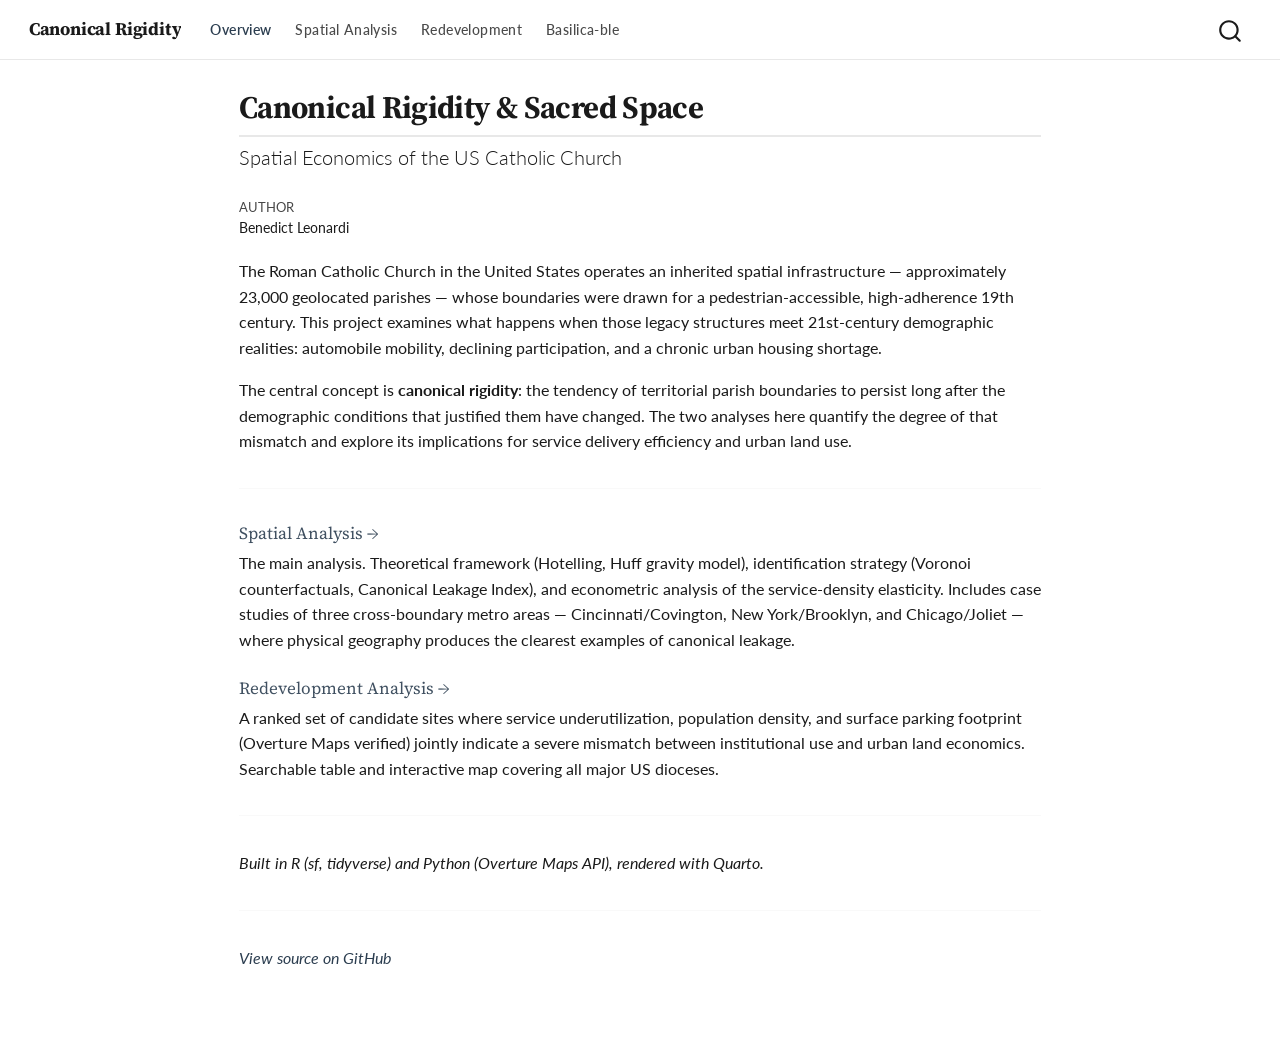
<file: docs/index.html>
<!DOCTYPE html>
<html xmlns="http://www.w3.org/1999/xhtml" lang="en" xml:lang="en"><head>

<meta charset="utf-8">
<meta name="generator" content="quarto-1.8.27">

<meta name="viewport" content="width=device-width, initial-scale=1.0, user-scalable=yes">

<meta name="author" content="Benedict Leonardi">

<title>Canonical Rigidity &amp; Sacred Space – Canonical Rigidity</title>
<style>
code{white-space: pre-wrap;}
span.smallcaps{font-variant: small-caps;}
div.columns{display: flex; gap: min(4vw, 1.5em);}
div.column{flex: auto; overflow-x: auto;}
div.hanging-indent{margin-left: 1.5em; text-indent: -1.5em;}
ul.task-list{list-style: none;}
ul.task-list li input[type="checkbox"] {
  width: 0.8em;
  margin: 0 0.8em 0.2em -1em; /* quarto-specific, see https://github.com/quarto-dev/quarto-cli/issues/4556 */ 
  vertical-align: middle;
}
</style>


<script src="site_libs/quarto-nav/quarto-nav.js"></script>
<script src="site_libs/quarto-nav/headroom.min.js"></script>
<script src="site_libs/clipboard/clipboard.min.js"></script>
<script src="site_libs/quarto-search/autocomplete.umd.js"></script>
<script src="site_libs/quarto-search/fuse.min.js"></script>
<script src="site_libs/quarto-search/quarto-search.js"></script>
<meta name="quarto:offset" content="./">
<script src="site_libs/quarto-html/quarto.js" type="module"></script>
<script src="site_libs/quarto-html/tabsets/tabsets.js" type="module"></script>
<script src="site_libs/quarto-html/axe/axe-check.js" type="module"></script>
<script src="site_libs/quarto-html/popper.min.js"></script>
<script src="site_libs/quarto-html/tippy.umd.min.js"></script>
<script src="site_libs/quarto-html/anchor.min.js"></script>
<link href="site_libs/quarto-html/tippy.css" rel="stylesheet">
<link href="site_libs/quarto-html/quarto-syntax-highlighting-8b4baf804e461d9b72633f0de59a0cac.css" rel="stylesheet" id="quarto-text-highlighting-styles">
<script src="site_libs/bootstrap/bootstrap.min.js"></script>
<link href="site_libs/bootstrap/bootstrap-icons.css" rel="stylesheet">
<link href="site_libs/bootstrap/bootstrap-f2f602f58a1feb3413044be4aec0a068.min.css" rel="stylesheet" append-hash="true" id="quarto-bootstrap" data-mode="light">
<script id="quarto-search-options" type="application/json">{
  "location": "navbar",
  "copy-button": false,
  "collapse-after": 3,
  "panel-placement": "end",
  "type": "overlay",
  "limit": 50,
  "keyboard-shortcut": [
    "f",
    "/",
    "s"
  ],
  "show-item-context": false,
  "language": {
    "search-no-results-text": "No results",
    "search-matching-documents-text": "matching documents",
    "search-copy-link-title": "Copy link to search",
    "search-hide-matches-text": "Hide additional matches",
    "search-more-match-text": "more match in this document",
    "search-more-matches-text": "more matches in this document",
    "search-clear-button-title": "Clear",
    "search-text-placeholder": "",
    "search-detached-cancel-button-title": "Cancel",
    "search-submit-button-title": "Submit",
    "search-label": "Search"
  }
}</script>


</head>

<body class="nav-fixed fullcontent quarto-light">

<div id="quarto-search-results"></div>
  <header id="quarto-header" class="headroom fixed-top">
    <nav class="navbar navbar-expand-lg " data-bs-theme="dark">
      <div class="navbar-container container-fluid">
      <div class="navbar-brand-container mx-auto">
    <a class="navbar-brand" href="./index.html">
    <span class="navbar-title">Canonical Rigidity</span>
    </a>
  </div>
            <div id="quarto-search" class="" title="Search"></div>
          <button class="navbar-toggler" type="button" data-bs-toggle="collapse" data-bs-target="#navbarCollapse" aria-controls="navbarCollapse" role="menu" aria-expanded="false" aria-label="Toggle navigation" onclick="if (window.quartoToggleHeadroom) { window.quartoToggleHeadroom(); }">
  <span class="navbar-toggler-icon"></span>
</button>
          <div class="collapse navbar-collapse" id="navbarCollapse">
            <ul class="navbar-nav navbar-nav-scroll me-auto">
  <li class="nav-item">
    <a class="nav-link active" href="./index.html" aria-current="page"> 
<span class="menu-text">Overview</span></a>
  </li>  
  <li class="nav-item">
    <a class="nav-link" href="./Canonical_Rigidity_Research_Paper.html"> 
<span class="menu-text">Spatial Analysis</span></a>
  </li>  
  <li class="nav-item">
    <a class="nav-link" href="./Closure_Conversion_Recommendations.html"> 
<span class="menu-text">Redevelopment</span></a>
  </li>  
  <li class="nav-item">
    <a class="nav-link" href="./Basilica_Trajectory_Model.html"> 
<span class="menu-text">Basilica-ble</span></a>
  </li>  
</ul>
          </div> <!-- /navcollapse -->
            <div class="quarto-navbar-tools">
</div>
      </div> <!-- /container-fluid -->
    </nav>
</header>
<!-- content -->
<div id="quarto-content" class="quarto-container page-columns page-rows-contents page-layout-article page-navbar">
<!-- sidebar -->
<!-- margin-sidebar -->
    
<!-- main -->
<main class="content" id="quarto-document-content">

<header id="title-block-header" class="quarto-title-block default">
<div class="quarto-title">
<h1 class="title">Canonical Rigidity &amp; Sacred Space</h1>
<p class="subtitle lead">Spatial Economics of the US Catholic Church</p>
</div>



<div class="quarto-title-meta">

    <div>
    <div class="quarto-title-meta-heading">Author</div>
    <div class="quarto-title-meta-contents">
             <p>Benedict Leonardi </p>
          </div>
  </div>
    
  
    
  </div>
  


</header>


<p>The Roman Catholic Church in the United States operates an inherited spatial infrastructure — approximately 23,000 geolocated parishes — whose boundaries were drawn for a pedestrian-accessible, high-adherence 19th century. This project examines what happens when those legacy structures meet 21st-century demographic realities: automobile mobility, declining participation, and a chronic urban housing shortage.</p>
<p>The central concept is <strong>canonical rigidity</strong>: the tendency of territorial parish boundaries to persist long after the demographic conditions that justified them have changed. The two analyses here quantify the degree of that mismatch and explore its implications for service delivery efficiency and urban land use.</p>
<hr>
<section id="spatial-analysis" class="level3">
<h3 class="anchored" data-anchor-id="spatial-analysis"><a href="Canonical_Rigidity_Research_Paper.html">Spatial Analysis →</a></h3>
<p>The main analysis. Theoretical framework (Hotelling, Huff gravity model), identification strategy (Voronoi counterfactuals, Canonical Leakage Index), and econometric analysis of the service-density elasticity. Includes case studies of three cross-boundary metro areas — Cincinnati/Covington, New York/Brooklyn, and Chicago/Joliet — where physical geography produces the clearest examples of canonical leakage.</p>
</section>
<section id="redevelopment-analysis" class="level3">
<h3 class="anchored" data-anchor-id="redevelopment-analysis"><a href="Closure_Conversion_Recommendations.html">Redevelopment Analysis →</a></h3>
<p>A ranked set of candidate sites where service underutilization, population density, and surface parking footprint (Overture Maps verified) jointly indicate a severe mismatch between institutional use and urban land economics. Searchable table and interactive map covering all major US dioceses.</p>
<hr>
<p><em>Built in R (sf, tidyverse) and Python (Overture Maps API), rendered with Quarto.</em></p>
<hr>
<p><em><a href="https://github.com/bleonardi/US_Catholic_Churches" target="_blank">View source on GitHub</a></em></p>


</section>

</main> <!-- /main -->
<script id="quarto-html-after-body" type="application/javascript">
  window.document.addEventListener("DOMContentLoaded", function (event) {
    const icon = "";
    const anchorJS = new window.AnchorJS();
    anchorJS.options = {
      placement: 'right',
      icon: icon
    };
    anchorJS.add('.anchored');
    const isCodeAnnotation = (el) => {
      for (const clz of el.classList) {
        if (clz.startsWith('code-annotation-')) {                     
          return true;
        }
      }
      return false;
    }
    const onCopySuccess = function(e) {
      // button target
      const button = e.trigger;
      // don't keep focus
      button.blur();
      // flash "checked"
      button.classList.add('code-copy-button-checked');
      var currentTitle = button.getAttribute("title");
      button.setAttribute("title", "Copied!");
      let tooltip;
      if (window.bootstrap) {
        button.setAttribute("data-bs-toggle", "tooltip");
        button.setAttribute("data-bs-placement", "left");
        button.setAttribute("data-bs-title", "Copied!");
        tooltip = new bootstrap.Tooltip(button, 
          { trigger: "manual", 
            customClass: "code-copy-button-tooltip",
            offset: [0, -8]});
        tooltip.show();    
      }
      setTimeout(function() {
        if (tooltip) {
          tooltip.hide();
          button.removeAttribute("data-bs-title");
          button.removeAttribute("data-bs-toggle");
          button.removeAttribute("data-bs-placement");
        }
        button.setAttribute("title", currentTitle);
        button.classList.remove('code-copy-button-checked');
      }, 1000);
      // clear code selection
      e.clearSelection();
    }
    const getTextToCopy = function(trigger) {
      const outerScaffold = trigger.parentElement.cloneNode(true);
      const codeEl = outerScaffold.querySelector('code');
      for (const childEl of codeEl.children) {
        if (isCodeAnnotation(childEl)) {
          childEl.remove();
        }
      }
      return codeEl.innerText;
    }
    const clipboard = new window.ClipboardJS('.code-copy-button:not([data-in-quarto-modal])', {
      text: getTextToCopy
    });
    clipboard.on('success', onCopySuccess);
    if (window.document.getElementById('quarto-embedded-source-code-modal')) {
      const clipboardModal = new window.ClipboardJS('.code-copy-button[data-in-quarto-modal]', {
        text: getTextToCopy,
        container: window.document.getElementById('quarto-embedded-source-code-modal')
      });
      clipboardModal.on('success', onCopySuccess);
    }
      var localhostRegex = new RegExp(/^(?:http|https):\/\/localhost\:?[0-9]*\//);
      var mailtoRegex = new RegExp(/^mailto:/);
        var filterRegex = new RegExp('/' + window.location.host + '/');
      var isInternal = (href) => {
          return filterRegex.test(href) || localhostRegex.test(href) || mailtoRegex.test(href);
      }
      // Inspect non-navigation links and adorn them if external
     var links = window.document.querySelectorAll('a[href]:not(.nav-link):not(.navbar-brand):not(.toc-action):not(.sidebar-link):not(.sidebar-item-toggle):not(.pagination-link):not(.no-external):not([aria-hidden]):not(.dropdown-item):not(.quarto-navigation-tool):not(.about-link)');
      for (var i=0; i<links.length; i++) {
        const link = links[i];
        if (!isInternal(link.href)) {
          // undo the damage that might have been done by quarto-nav.js in the case of
          // links that we want to consider external
          if (link.dataset.originalHref !== undefined) {
            link.href = link.dataset.originalHref;
          }
        }
      }
    function tippyHover(el, contentFn, onTriggerFn, onUntriggerFn) {
      const config = {
        allowHTML: true,
        maxWidth: 500,
        delay: 100,
        arrow: false,
        appendTo: function(el) {
            return el.parentElement;
        },
        interactive: true,
        interactiveBorder: 10,
        theme: 'quarto',
        placement: 'bottom-start',
      };
      if (contentFn) {
        config.content = contentFn;
      }
      if (onTriggerFn) {
        config.onTrigger = onTriggerFn;
      }
      if (onUntriggerFn) {
        config.onUntrigger = onUntriggerFn;
      }
      window.tippy(el, config); 
    }
    const noterefs = window.document.querySelectorAll('a[role="doc-noteref"]');
    for (var i=0; i<noterefs.length; i++) {
      const ref = noterefs[i];
      tippyHover(ref, function() {
        // use id or data attribute instead here
        let href = ref.getAttribute('data-footnote-href') || ref.getAttribute('href');
        try { href = new URL(href).hash; } catch {}
        const id = href.replace(/^#\/?/, "");
        const note = window.document.getElementById(id);
        if (note) {
          return note.innerHTML;
        } else {
          return "";
        }
      });
    }
    const xrefs = window.document.querySelectorAll('a.quarto-xref');
    const processXRef = (id, note) => {
      // Strip column container classes
      const stripColumnClz = (el) => {
        el.classList.remove("page-full", "page-columns");
        if (el.children) {
          for (const child of el.children) {
            stripColumnClz(child);
          }
        }
      }
      stripColumnClz(note)
      if (id === null || id.startsWith('sec-')) {
        // Special case sections, only their first couple elements
        const container = document.createElement("div");
        if (note.children && note.children.length > 2) {
          container.appendChild(note.children[0].cloneNode(true));
          for (let i = 1; i < note.children.length; i++) {
            const child = note.children[i];
            if (child.tagName === "P" && child.innerText === "") {
              continue;
            } else {
              container.appendChild(child.cloneNode(true));
              break;
            }
          }
          if (window.Quarto?.typesetMath) {
            window.Quarto.typesetMath(container);
          }
          return container.innerHTML
        } else {
          if (window.Quarto?.typesetMath) {
            window.Quarto.typesetMath(note);
          }
          return note.innerHTML;
        }
      } else {
        // Remove any anchor links if they are present
        const anchorLink = note.querySelector('a.anchorjs-link');
        if (anchorLink) {
          anchorLink.remove();
        }
        if (window.Quarto?.typesetMath) {
          window.Quarto.typesetMath(note);
        }
        if (note.classList.contains("callout")) {
          return note.outerHTML;
        } else {
          return note.innerHTML;
        }
      }
    }
    for (var i=0; i<xrefs.length; i++) {
      const xref = xrefs[i];
      tippyHover(xref, undefined, function(instance) {
        instance.disable();
        let url = xref.getAttribute('href');
        let hash = undefined; 
        if (url.startsWith('#')) {
          hash = url;
        } else {
          try { hash = new URL(url).hash; } catch {}
        }
        if (hash) {
          const id = hash.replace(/^#\/?/, "");
          const note = window.document.getElementById(id);
          if (note !== null) {
            try {
              const html = processXRef(id, note.cloneNode(true));
              instance.setContent(html);
            } finally {
              instance.enable();
              instance.show();
            }
          } else {
            // See if we can fetch this
            fetch(url.split('#')[0])
            .then(res => res.text())
            .then(html => {
              const parser = new DOMParser();
              const htmlDoc = parser.parseFromString(html, "text/html");
              const note = htmlDoc.getElementById(id);
              if (note !== null) {
                const html = processXRef(id, note);
                instance.setContent(html);
              } 
            }).finally(() => {
              instance.enable();
              instance.show();
            });
          }
        } else {
          // See if we can fetch a full url (with no hash to target)
          // This is a special case and we should probably do some content thinning / targeting
          fetch(url)
          .then(res => res.text())
          .then(html => {
            const parser = new DOMParser();
            const htmlDoc = parser.parseFromString(html, "text/html");
            const note = htmlDoc.querySelector('main.content');
            if (note !== null) {
              // This should only happen for chapter cross references
              // (since there is no id in the URL)
              // remove the first header
              if (note.children.length > 0 && note.children[0].tagName === "HEADER") {
                note.children[0].remove();
              }
              const html = processXRef(null, note);
              instance.setContent(html);
            } 
          }).finally(() => {
            instance.enable();
            instance.show();
          });
        }
      }, function(instance) {
      });
    }
        let selectedAnnoteEl;
        const selectorForAnnotation = ( cell, annotation) => {
          let cellAttr = 'data-code-cell="' + cell + '"';
          let lineAttr = 'data-code-annotation="' +  annotation + '"';
          const selector = 'span[' + cellAttr + '][' + lineAttr + ']';
          return selector;
        }
        const selectCodeLines = (annoteEl) => {
          const doc = window.document;
          const targetCell = annoteEl.getAttribute("data-target-cell");
          const targetAnnotation = annoteEl.getAttribute("data-target-annotation");
          const annoteSpan = window.document.querySelector(selectorForAnnotation(targetCell, targetAnnotation));
          const lines = annoteSpan.getAttribute("data-code-lines").split(",");
          const lineIds = lines.map((line) => {
            return targetCell + "-" + line;
          })
          let top = null;
          let height = null;
          let parent = null;
          if (lineIds.length > 0) {
              //compute the position of the single el (top and bottom and make a div)
              const el = window.document.getElementById(lineIds[0]);
              top = el.offsetTop;
              height = el.offsetHeight;
              parent = el.parentElement.parentElement;
            if (lineIds.length > 1) {
              const lastEl = window.document.getElementById(lineIds[lineIds.length - 1]);
              const bottom = lastEl.offsetTop + lastEl.offsetHeight;
              height = bottom - top;
            }
            if (top !== null && height !== null && parent !== null) {
              // cook up a div (if necessary) and position it 
              let div = window.document.getElementById("code-annotation-line-highlight");
              if (div === null) {
                div = window.document.createElement("div");
                div.setAttribute("id", "code-annotation-line-highlight");
                div.style.position = 'absolute';
                parent.appendChild(div);
              }
              div.style.top = top - 2 + "px";
              div.style.height = height + 4 + "px";
              div.style.left = 0;
              let gutterDiv = window.document.getElementById("code-annotation-line-highlight-gutter");
              if (gutterDiv === null) {
                gutterDiv = window.document.createElement("div");
                gutterDiv.setAttribute("id", "code-annotation-line-highlight-gutter");
                gutterDiv.style.position = 'absolute';
                const codeCell = window.document.getElementById(targetCell);
                const gutter = codeCell.querySelector('.code-annotation-gutter');
                gutter.appendChild(gutterDiv);
              }
              gutterDiv.style.top = top - 2 + "px";
              gutterDiv.style.height = height + 4 + "px";
            }
            selectedAnnoteEl = annoteEl;
          }
        };
        const unselectCodeLines = () => {
          const elementsIds = ["code-annotation-line-highlight", "code-annotation-line-highlight-gutter"];
          elementsIds.forEach((elId) => {
            const div = window.document.getElementById(elId);
            if (div) {
              div.remove();
            }
          });
          selectedAnnoteEl = undefined;
        };
          // Handle positioning of the toggle
      window.addEventListener(
        "resize",
        throttle(() => {
          elRect = undefined;
          if (selectedAnnoteEl) {
            selectCodeLines(selectedAnnoteEl);
          }
        }, 10)
      );
      function throttle(fn, ms) {
      let throttle = false;
      let timer;
        return (...args) => {
          if(!throttle) { // first call gets through
              fn.apply(this, args);
              throttle = true;
          } else { // all the others get throttled
              if(timer) clearTimeout(timer); // cancel #2
              timer = setTimeout(() => {
                fn.apply(this, args);
                timer = throttle = false;
              }, ms);
          }
        };
      }
        // Attach click handler to the DT
        const annoteDls = window.document.querySelectorAll('dt[data-target-cell]');
        for (const annoteDlNode of annoteDls) {
          annoteDlNode.addEventListener('click', (event) => {
            const clickedEl = event.target;
            if (clickedEl !== selectedAnnoteEl) {
              unselectCodeLines();
              const activeEl = window.document.querySelector('dt[data-target-cell].code-annotation-active');
              if (activeEl) {
                activeEl.classList.remove('code-annotation-active');
              }
              selectCodeLines(clickedEl);
              clickedEl.classList.add('code-annotation-active');
            } else {
              // Unselect the line
              unselectCodeLines();
              clickedEl.classList.remove('code-annotation-active');
            }
          });
        }
    const findCites = (el) => {
      const parentEl = el.parentElement;
      if (parentEl) {
        const cites = parentEl.dataset.cites;
        if (cites) {
          return {
            el,
            cites: cites.split(' ')
          };
        } else {
          return findCites(el.parentElement)
        }
      } else {
        return undefined;
      }
    };
    var bibliorefs = window.document.querySelectorAll('a[role="doc-biblioref"]');
    for (var i=0; i<bibliorefs.length; i++) {
      const ref = bibliorefs[i];
      const citeInfo = findCites(ref);
      if (citeInfo) {
        tippyHover(citeInfo.el, function() {
          var popup = window.document.createElement('div');
          citeInfo.cites.forEach(function(cite) {
            var citeDiv = window.document.createElement('div');
            citeDiv.classList.add('hanging-indent');
            citeDiv.classList.add('csl-entry');
            var biblioDiv = window.document.getElementById('ref-' + cite);
            if (biblioDiv) {
              citeDiv.innerHTML = biblioDiv.innerHTML;
            }
            popup.appendChild(citeDiv);
          });
          return popup.innerHTML;
        });
      }
    }
  });
  </script>
</div> <!-- /content -->




</body></html>
</file>
<file: docs/site_libs/quarto-html/tippy.css>
.tippy-box[data-animation=fade][data-state=hidden]{opacity:0}[data-tippy-root]{max-width:calc(100vw - 10px)}.tippy-box{position:relative;background-color:#333;color:#fff;border-radius:4px;font-size:14px;line-height:1.4;white-space:normal;outline:0;transition-property:transform,visibility,opacity}.tippy-box[data-placement^=top]>.tippy-arrow{bottom:0}.tippy-box[data-placement^=top]>.tippy-arrow:before{bottom:-7px;left:0;border-width:8px 8px 0;border-top-color:initial;transform-origin:center top}.tippy-box[data-placement^=bottom]>.tippy-arrow{top:0}.tippy-box[data-placement^=bottom]>.tippy-arrow:before{top:-7px;left:0;border-width:0 8px 8px;border-bottom-color:initial;transform-origin:center bottom}.tippy-box[data-placement^=left]>.tippy-arrow{right:0}.tippy-box[data-placement^=left]>.tippy-arrow:before{border-width:8px 0 8px 8px;border-left-color:initial;right:-7px;transform-origin:center left}.tippy-box[data-placement^=right]>.tippy-arrow{left:0}.tippy-box[data-placement^=right]>.tippy-arrow:before{left:-7px;border-width:8px 8px 8px 0;border-right-color:initial;transform-origin:center right}.tippy-box[data-inertia][data-state=visible]{transition-timing-function:cubic-bezier(.54,1.5,.38,1.11)}.tippy-arrow{width:16px;height:16px;color:#333}.tippy-arrow:before{content:"";position:absolute;border-color:transparent;border-style:solid}.tippy-content{position:relative;padding:5px 9px;z-index:1}
</file>
<file: docs/site_libs/quarto-html/quarto-syntax-highlighting-8b4baf804e461d9b72633f0de59a0cac.css>
/* quarto syntax highlight colors */
:root {
  --quarto-hl-al-color: #ff5555;
  --quarto-hl-an-color: #6a737d;
  --quarto-hl-at-color: #d73a49;
  --quarto-hl-bn-color: #005cc5;
  --quarto-hl-bu-color: #d73a49;
  --quarto-hl-ch-color: #032f62;
  --quarto-hl-co-color: #6a737d;
  --quarto-hl-cv-color: #6a737d;
  --quarto-hl-cn-color: #005cc5;
  --quarto-hl-cf-color: #d73a49;
  --quarto-hl-dt-color: #d73a49;
  --quarto-hl-dv-color: #005cc5;
  --quarto-hl-do-color: #6a737d;
  --quarto-hl-er-color: #ff5555;
  --quarto-hl-ex-color: #d73a49;
  --quarto-hl-fl-color: #005cc5;
  --quarto-hl-fu-color: #6f42c1;
  --quarto-hl-im-color: #032f62;
  --quarto-hl-in-color: #6a737d;
  --quarto-hl-kw-color: #d73a49;
  --quarto-hl-op-color: #24292e;
  --quarto-hl-pp-color: #d73a49;
  --quarto-hl-re-color: #6a737d;
  --quarto-hl-sc-color: #005cc5;
  --quarto-hl-ss-color: #032f62;
  --quarto-hl-st-color: #032f62;
  --quarto-hl-va-color: #e36209;
  --quarto-hl-vs-color: #032f62;
  --quarto-hl-wa-color: #ff5555;
}

/* other quarto variables */
:root {
  --quarto-font-monospace: SFMono-Regular, Menlo, Monaco, Consolas, "Liberation Mono", "Courier New", monospace;
}

/* syntax highlight based on Pandoc's rules */
pre > code.sourceCode > span {
  color: #24292e;
}

code.sourceCode > span {
  color: #24292e;
}

div.sourceCode,
div.sourceCode pre.sourceCode {
  color: #24292e;
}

/* Normal */
code span {
  color: #24292e;
}

/* Alert */
code span.al {
  font-weight: bold;
  color: #ff5555;
}

/* Annotation */
code span.an {
  color: #6a737d;
}

/* Attribute */
code span.at {
  color: #d73a49;
}

/* BaseN */
code span.bn {
  color: #005cc5;
}

/* BuiltIn */
code span.bu {
  color: #d73a49;
}

/* ControlFlow */
code span.cf {
  color: #d73a49;
}

/* Char */
code span.ch {
  color: #032f62;
}

/* Constant */
code span.cn {
  color: #005cc5;
}

/* Comment */
code span.co {
  color: #6a737d;
}

/* CommentVar */
code span.cv {
  color: #6a737d;
}

/* Documentation */
code span.do {
  color: #6a737d;
}

/* DataType */
code span.dt {
  color: #d73a49;
}

/* DecVal */
code span.dv {
  color: #005cc5;
}

/* Error */
code span.er {
  color: #ff5555;
  text-decoration: underline;
}

/* Extension */
code span.ex {
  font-weight: bold;
  color: #d73a49;
}

/* Float */
code span.fl {
  color: #005cc5;
}

/* Function */
code span.fu {
  color: #6f42c1;
}

/* Import */
code span.im {
  color: #032f62;
}

/* Information */
code span.in {
  color: #6a737d;
}

/* Keyword */
code span.kw {
  color: #d73a49;
}

/* Operator */
code span.op {
  color: #24292e;
}

/* Preprocessor */
code span.pp {
  color: #d73a49;
}

/* RegionMarker */
code span.re {
  color: #6a737d;
}

/* SpecialChar */
code span.sc {
  color: #005cc5;
}

/* SpecialString */
code span.ss {
  color: #032f62;
}

/* String */
code span.st {
  color: #032f62;
}

/* Variable */
code span.va {
  color: #e36209;
}

/* VerbatimString */
code span.vs {
  color: #032f62;
}

/* Warning */
code span.wa {
  color: #ff5555;
}

.prevent-inlining {
  content: "</";
}

/*# sourceMappingURL=d5869c7ef605691dccb382f9093b1d67.css.map */
</file>
